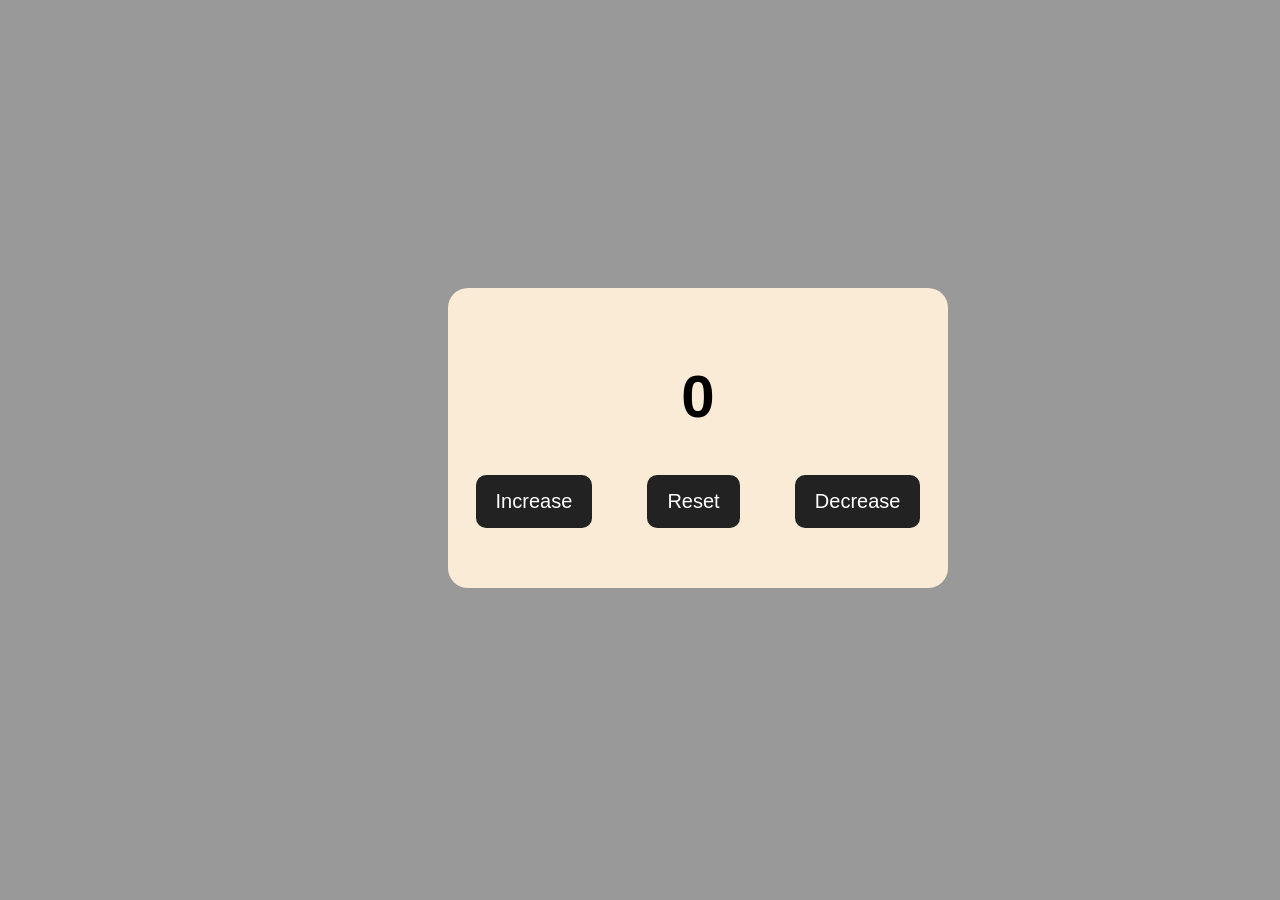
<file: Day-1-Counter-App/index.html>
<!DOCTYPE html>
<html lang="en">

<head>
    <meta charset="UTF-8">
    <meta name="viewport" content="width=device-width, initial-scale=1.0">
    <title>Document</title>
    <link rel="stylesheet" href="style.css">
</head>

<body>
    <div>
        <h2>0</h2>
        <button class="inc">Increase</button>
        <button class="res">Reset</button>
        <button class="dec">Decrease</button>
    </div>
    <script src="script.js"></script>
</body>

</html>
</file>
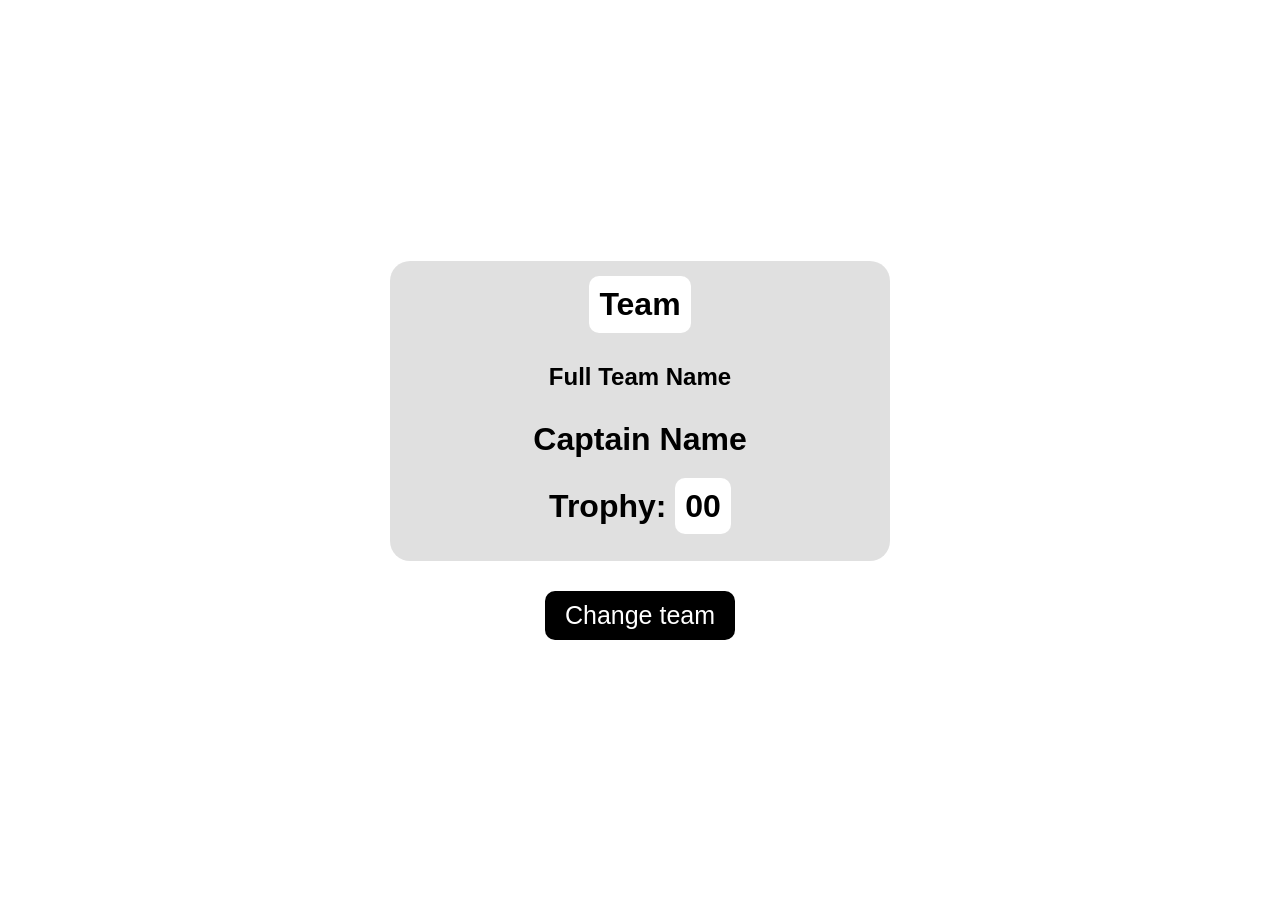
<file: Day-2-IPL-Team-Generator/index.html>
<!DOCTYPE html>
<html lang="en">

<head>
    <meta charset="UTF-8">
    <meta name="viewport" content="width=device-width, initial-scale=1.0">
    <title>Document</title>
    <link rel="stylesheet" href="style.css">
</head>

<body>
    <main>
        <h1 id="tmn">team</h1>
        <h2>full team name</h2>
        <h1 id="cn">captain name</h1>
        <div class="trophy">
            <h1>Trophy: <span>00</span></h1>
        </div>
    </main>
    <button>Change team</button>
    <script src="script.js"></script>
</body> 

</html>
</file>
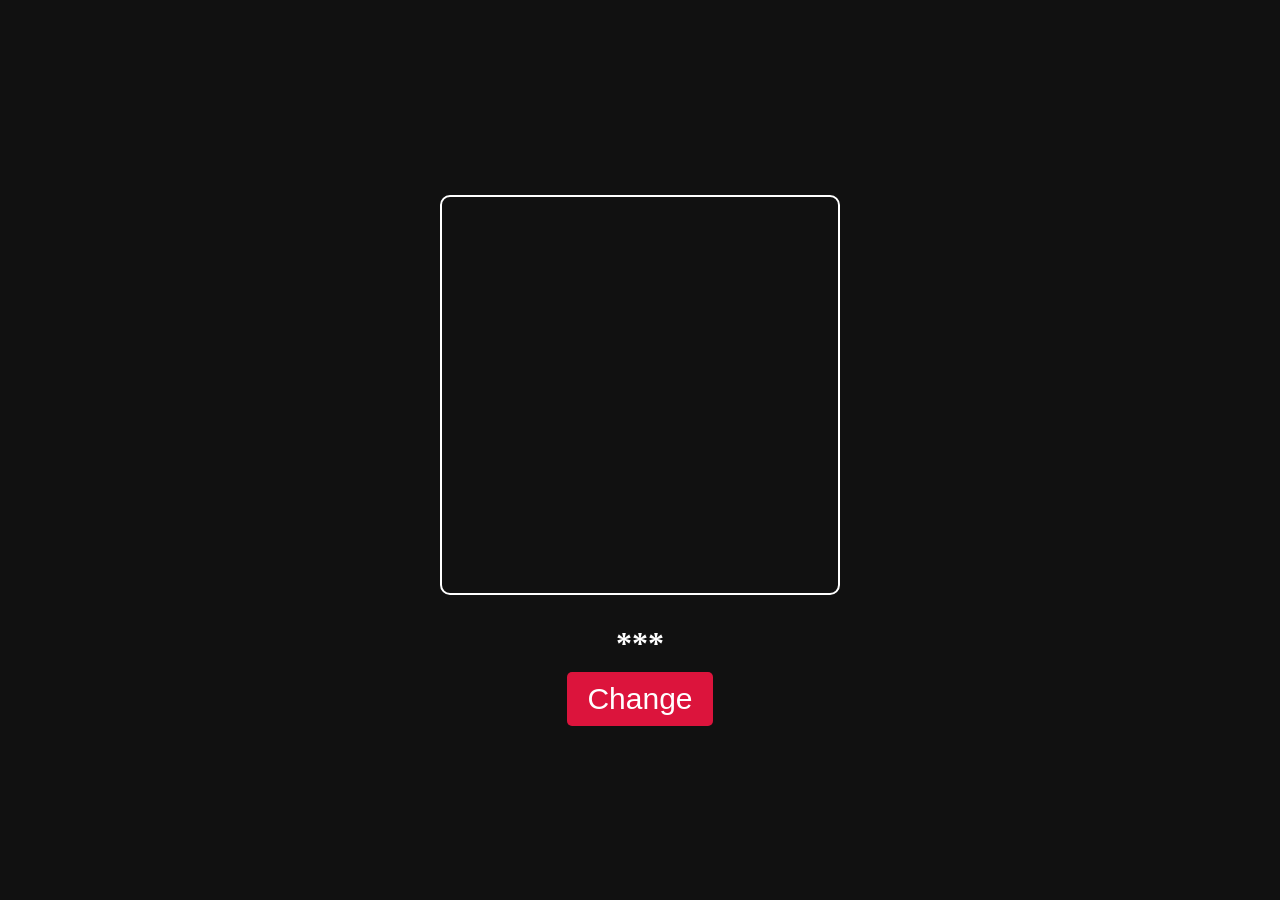
<file: Day-2-Random-Color/index.html>
<!DOCTYPE html>
<html lang="en">

<head>
    <meta charset="UTF-8">
    <meta name="viewport" content="width=device-width, initial-scale=1.0">
    <title>Document</title>
    <link rel="stylesheet" href="style.css">
</head>

<body>
    <main>
        <div id="box"></div>
        <h1>***</h1>
        <button>Change</button>
    </main>
    <script src="script.js"></script>
</body>

</html>
</file>
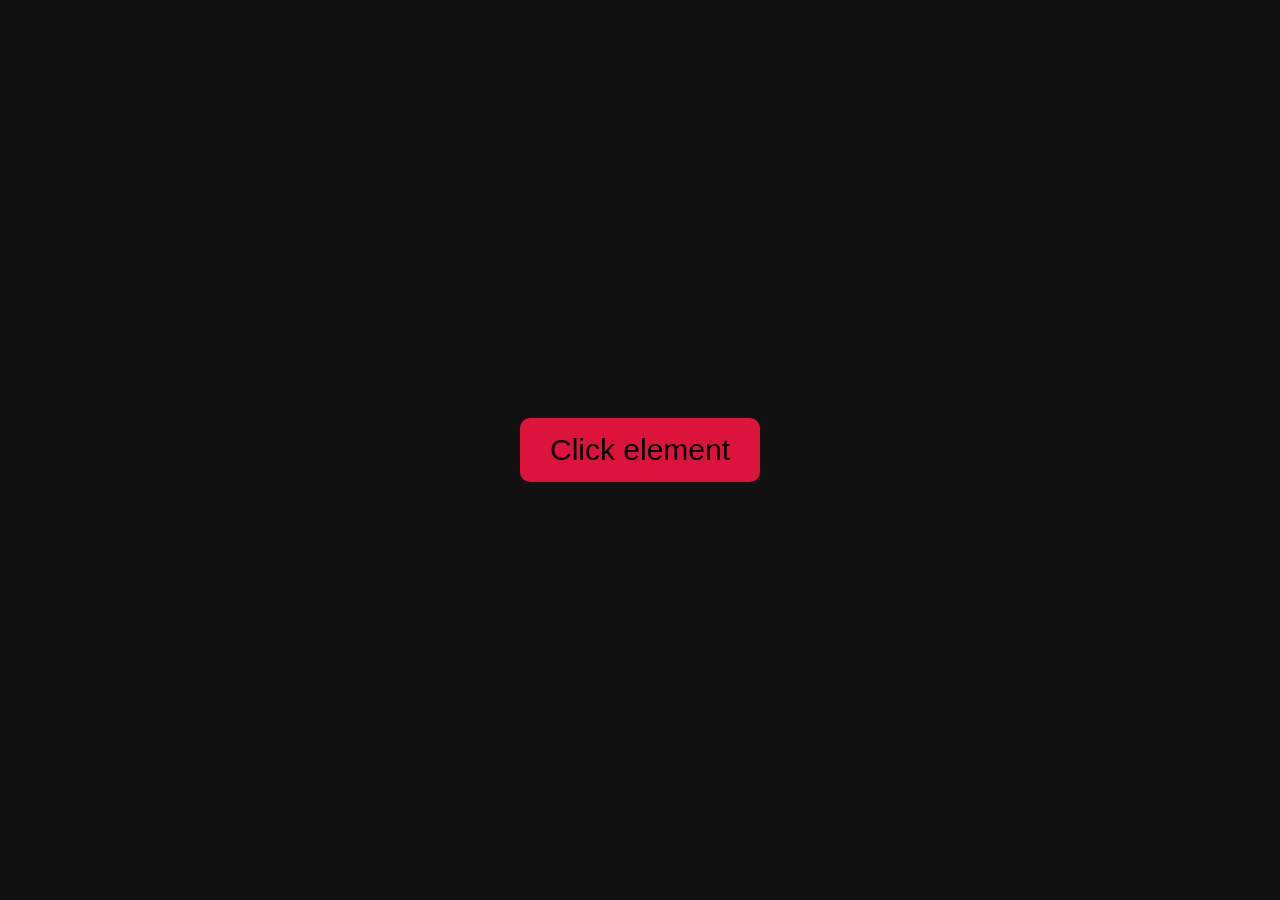
<file: Day-3-Click-Elements-Task/index.html>
<!DOCTYPE html>
<html lang="en">
<head>
    <meta charset="UTF-8">
    <meta name="viewport" content="width=device-width, initial-scale=1.0">
    <title>Document</title>
    <link rel="stylesheet" href="style.css">
</head>
<body>
    <main>
        <button>Click element</button>
    </main>
    <script src="script.js"></script>
</body>
</html>
</file>
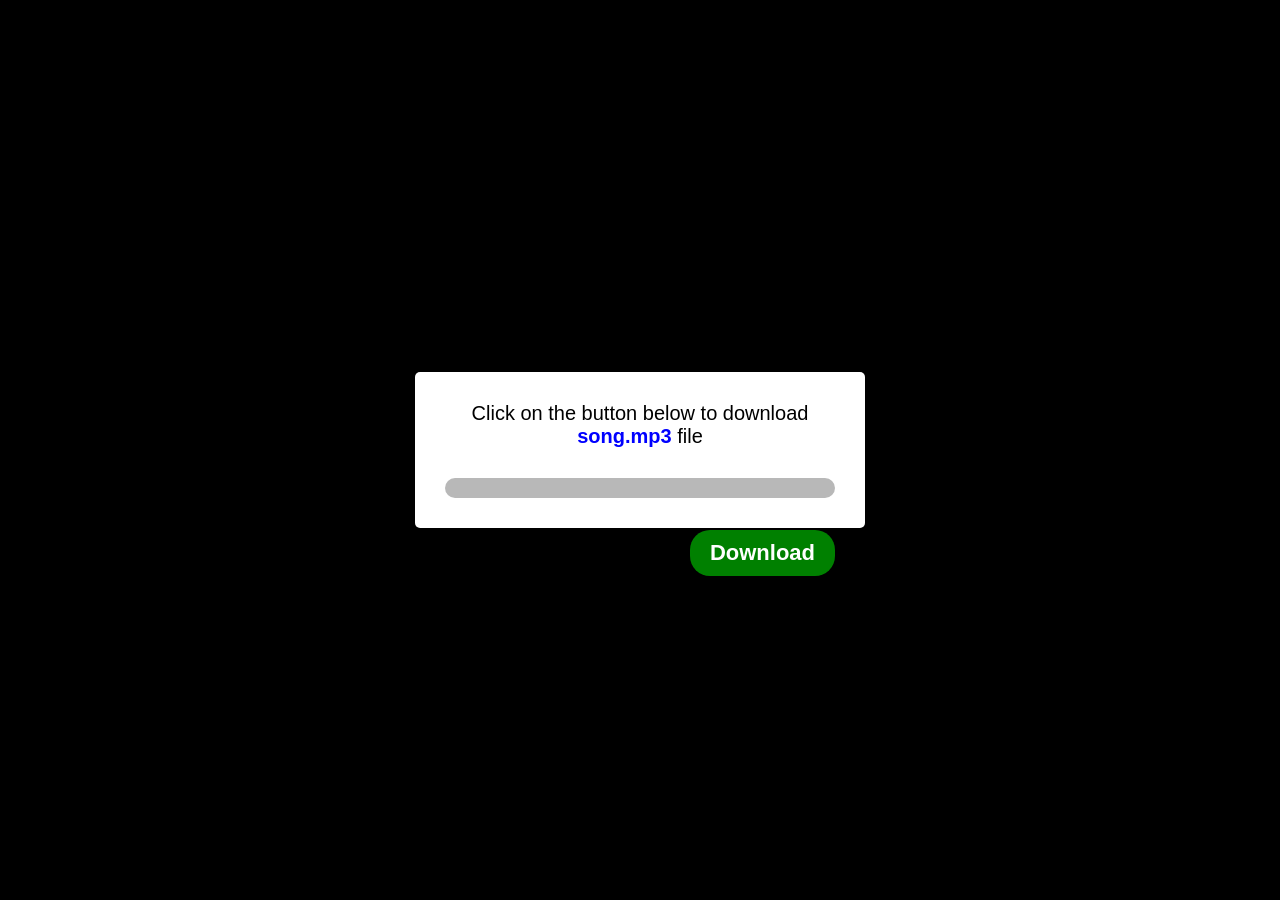
<file: Day-4-download-progress-bar)/index.html>
<!DOCTYPE html>
<html lang="en">
<head>
    <meta charset="UTF-8">
    <meta name="viewport" content="width=device-width, initial-scale=1.0">
    <title>Document</title>
    <link rel="stylesheet" href="style.css">
</head>
<body>
    <main>
        <div class="card">
            <p>Click on the button below to download <span>song.mp3</span> file</p>
            <div class="outer">
                <div class="inner"></div>
                <div class="bottom">
                    <h2>0%</h2>
                    <button>Download</button>
                </div>
            </div>
        </div>
    </main>
    <script src="script.js"></script>
</body>
</html>
</file>
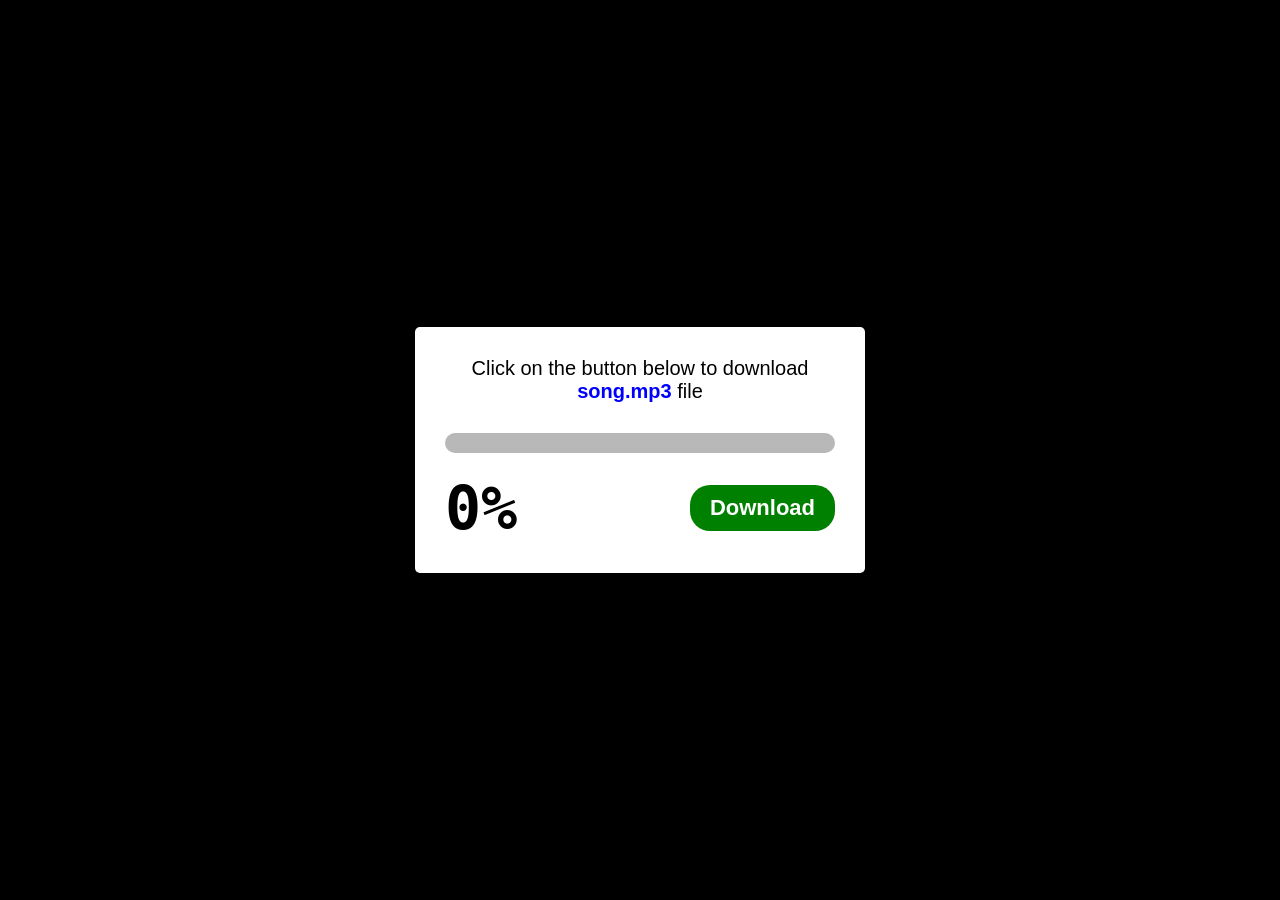
<file: Day-4-download-progress-bar/index.html>
<!DOCTYPE html>
<html lang="en">
<head>
    <meta charset="UTF-8">
    <meta name="viewport" content="width=device-width, initial-scale=1.0">
    <title>Document</title>
    <link rel="stylesheet" href="style.css">
</head>
<body>
    <main>
        <div class="card">
            <p>Click on the button below to download <span>song.mp3</span> file</p>
            <div class="outer">
                <div class="inner"></div>
            </div>
            <div class="bottom">
                <h2>0%</h2>
                <button>Download</button>
            </div>
        </div>
    </main>
    <script src="script.js"></script>
</body>
</html>
</file>
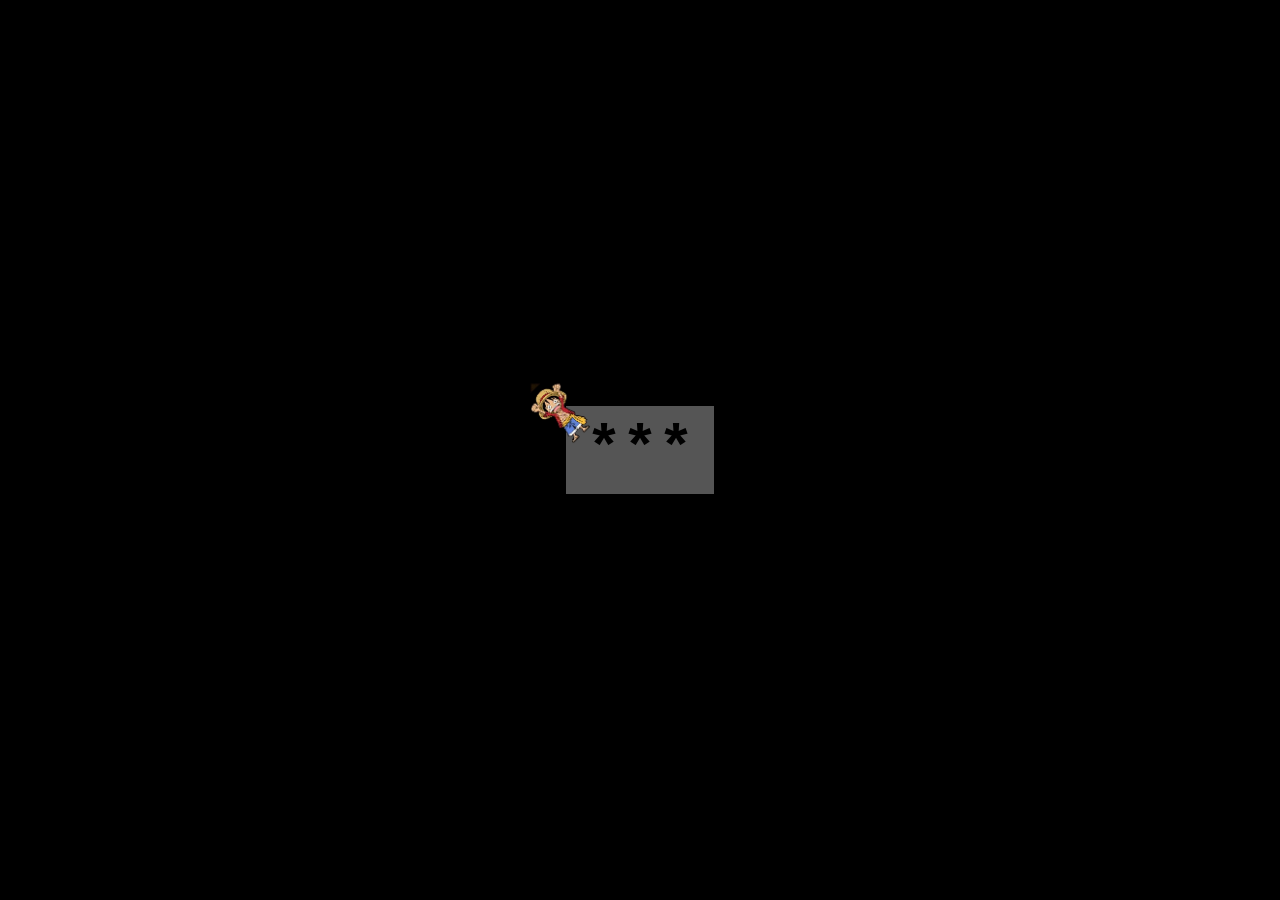
<file: Day-7-custom-cursor/index.html>
<!DOCTYPE html>
<html lang="en">
<head>
    <meta charset="UTF-8">
    <meta name="viewport" content="width=device-width, initial-scale=1.0">
    <title>Document</title>
    <link rel="stylesheet" href="style.css">
</head>
<body>
    <main>
        <img id="cursor" src="./lufy.png" alt="">

        <div class="box">
            <h2>***</h2>
        </div>
    </main>
    <script src="script.js"></script>
</body>
</html>
</file>
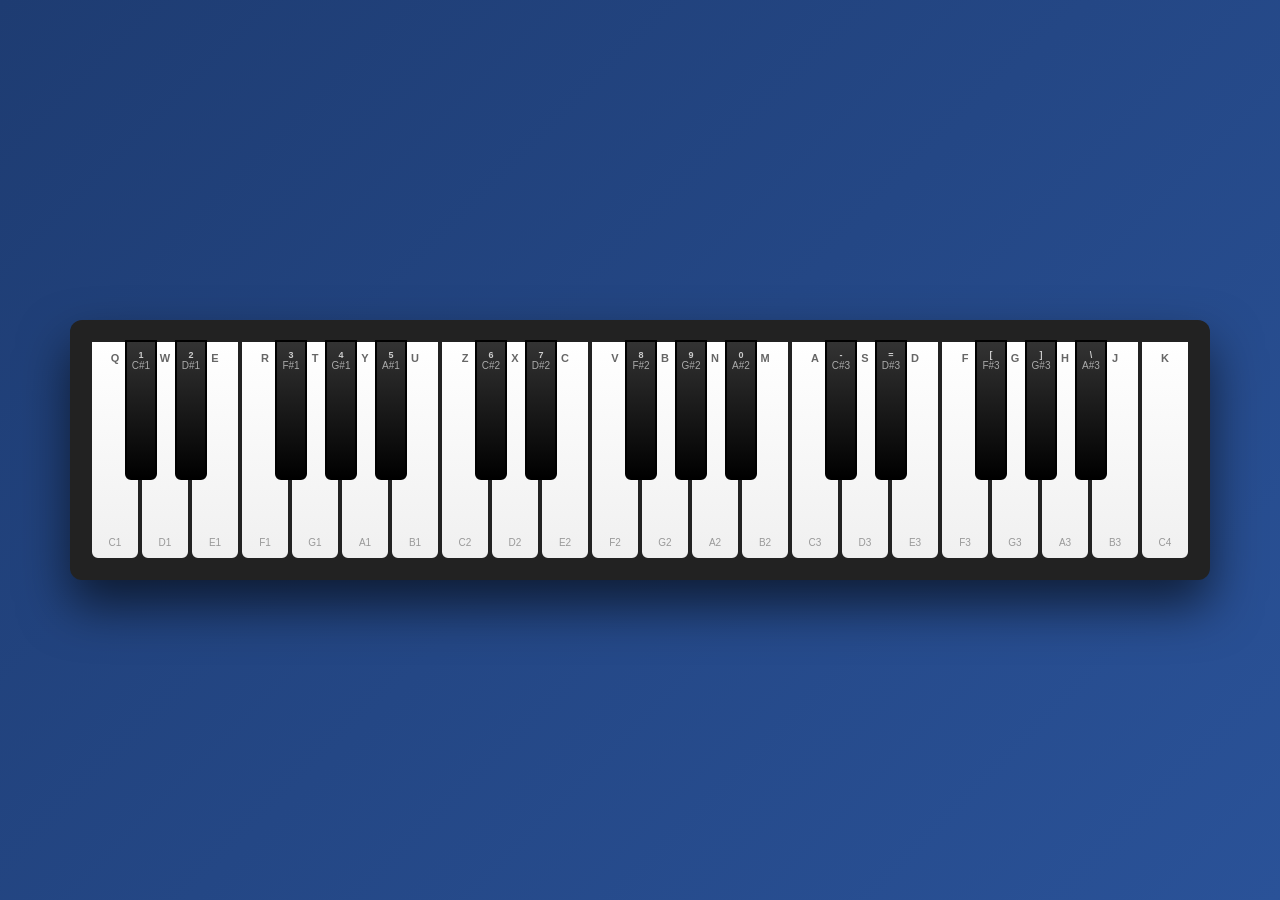
<file: Day-7-keyboard-piano/index.html>
<!DOCTYPE html>
<html lang="en">

<head>
    <meta charset="UTF-8">
    <meta name="viewport" content="width=device-width, initial-scale=1.0">
    <title>Virtual Piano</title>
    <link rel="stylesheet" href="style.css">
</head>

<body>
    <div class="piano">
        <div class="keys-container">
            <div class="key white" data-key="KeyQ" data-note="C1">
                <div class="key-label">Q</div>
                <div class="key-note">C1</div>
            </div>
            <div class="key white" data-key="KeyW" data-note="D1">
                <div class="key-label">W</div>
                <div class="key-note">D1</div>
            </div>
            <div class="key white" data-key="KeyE" data-note="E1">
                <div class="key-label">E</div>
                <div class="key-note">E1</div>
            </div>
            <div class="key white" data-key="KeyR" data-note="F1">
                <div class="key-label">R</div>
                <div class="key-note">F1</div>
            </div>
            <div class="key white" data-key="KeyT" data-note="G1">
                <div class="key-label">T</div>
                <div class="key-note">G1</div>
            </div>
            <div class="key white" data-key="KeyY" data-note="A1">
                <div class="key-label">Y</div>
                <div class="key-note">A1</div>
            </div>
            <div class="key white" data-key="KeyU" data-note="B1">
                <div class="key-label">U</div>
                <div class="key-note">B1</div>
            </div>
            <div class="key white" data-key="KeyZ" data-note="C2">
                <div class="key-label">Z</div>
                <div class="key-note">C2</div>
            </div>
            <div class="key white" data-key="KeyX" data-note="D2">
                <div class="key-label">X</div>
                <div class="key-note">D2</div>
            </div>
            <div class="key white" data-key="KeyC" data-note="E2">
                <div class="key-label">C</div>
                <div class="key-note">E2</div>
            </div>
            <div class="key white" data-key="KeyV" data-note="F2">
                <div class="key-label">V</div>
                <div class="key-note">F2</div>
            </div>
            <div class="key white" data-key="KeyB" data-note="G2">
                <div class="key-label">B</div>
                <div class="key-note">G2</div>
            </div>
            <div class="key white" data-key="KeyN" data-note="A2">
                <div class="key-label">N</div>
                <div class="key-note">A2</div>
            </div>
            <div class="key white" data-key="KeyM" data-note="B2">
                <div class="key-label">M</div>
                <div class="key-note">B2</div>
            </div>
            <div class="key white" data-key="KeyA" data-note="C3">
                <div class="key-label">A</div>
                <div class="key-note">C3</div>
            </div>
            <div class="key white" data-key="KeyS" data-note="D3">
                <div class="key-label">S</div>
                <div class="key-note">D3</div>
            </div>
            <div class="key white" data-key="KeyD" data-note="E3">
                <div class="key-label">D</div>
                <div class="key-note">E3</div>
            </div>
            <div class="key white" data-key="KeyF" data-note="F3">
                <div class="key-label">F</div>
                <div class="key-note">F3</div>
            </div>
            <div class="key white" data-key="KeyG" data-note="G3">
                <div class="key-label">G</div>
                <div class="key-note">G3</div>
            </div>
            <div class="key white" data-key="KeyH" data-note="A3">
                <div class="key-label">H</div>
                <div class="key-note">A3</div>
            </div>
            <div class="key white" data-key="KeyJ" data-note="B3">
                <div class="key-label">J</div>
                <div class="key-note">B3</div>
            </div>
            <div class="key white" data-key="KeyK" data-note="C4">
                <div class="key-label">K</div>
                <div class="key-note">C4</div>
            </div>
            <div class="key black" data-key="Digit1" data-note="C#1">
                <div class="key-label">1</div>
                <div class="key-note">C#1</div>
            </div>
            <div class="key black" data-key="Digit2" data-note="D#1">
                <div class="key-label">2</div>
                <div class="key-note">D#1</div>
            </div>
            <div class="key black" data-key="Digit3" data-note="F#1">
                <div class="key-label">3</div>
                <div class="key-note">F#1</div>
            </div>
            <div class="key black" data-key="Digit4" data-note="G#1">
                <div class="key-label">4</div>
                <div class="key-note">G#1</div>
            </div>
            <div class="key black" data-key="Digit5" data-note="A#1">
                <div class="key-label">5</div>
                <div class="key-note">A#1</div>
            </div>
            <div class="key black" data-key="Digit6" data-note="C#2">
                <div class="key-label">6</div>
                <div class="key-note">C#2</div>
            </div>
            <div class="key black" data-key="Digit7" data-note="D#2">
                <div class="key-label">7</div>
                <div class="key-note">D#2</div>
            </div>
            <div class="key black" data-key="Digit8" data-note="F#2">
                <div class="key-label">8</div>
                <div class="key-note">F#2</div>
            </div>
            <div class="key black" data-key="Digit9" data-note="G#2">
                <div class="key-label">9</div>
                <div class="key-note">G#2</div>
            </div>
            <div class="key black" data-key="Digit0" data-note="A#2">
                <div class="key-label">0</div>
                <div class="key-note">A#2</div>
            </div>
            <div class="key black" data-key="Minus" data-note="C#3">
                <div class="key-label">-</div>
                <div class="key-note">C#3</div>
            </div>
            <div class="key black" data-key="Equal" data-note="D#3">
                <div class="key-label">=</div>
                <div class="key-note">D#3</div>
            </div>
            <div class="key black" data-key="BracketLeft" data-note="F#3">
                <div class="key-label">[</div>
                <div class="key-note">F#3</div>
            </div>
            <div class="key black" data-key="BracketRight" data-note="G#3">
                <div class="key-label">]</div>
                <div class="key-note">G#3</div>
            </div>
            <div class="key black" data-key="Backslash" data-note="A#3">
                <div class="key-label">\</div>
                <div class="key-note">A#3</div>
            </div>
        </div>
    </div>

    <script src="script.js"></script>
</body>

</html>
</file>
<file: Day-1-Counter-App/style.css>
* {
  margin: 0;
  padding: 0;
  box-sizing: border-box;
  font-family: Arial, Helvetica, sans-serif;
}

html,
body {
  height: 100%;
  width: 100%;
  background-color:#999;
  color: white;
}

h1 {
    color: black;
    font-size: 70px;
    text-transform: uppercase;
    position: absolute;
    left: 28%;
    top: 18%;
}

div {
  background-color:antiquewhite;
  height: 300px;
  width: 500px;
  position: absolute;
  left: 35%;
  top: 32%;
  display: flex;
  align-items: flex-end;
  justify-content: space-around;
  padding-bottom: 60px;
  border-radius: 20px;
}

div h2 {
  font-size: 60px;
  margin: 20px;
  position: absolute;
  top: 18%;
  color: black;
}

.inc {
  font-size: 20px;
  padding: 15px 20px;
  color: white;
  background-color: #222;
  border: none;
  border-radius: 10px;
}

.dec {
  font-size: 20px;
  padding: 15px 20px;
  color: white;
  background-color: #222;
  border: none;
  border-radius: 10px;
}

.res {
  font-size: 20px;
  padding: 15px 20px;
  color: white;
  background-color: #222;
  border: none;
  border-radius: 10px;
}

button:active{
  scale: 0.95;
}
</file>
<file: Day-2-IPL-Team-Generator/style.css>
* {
  margin: 0;
  padding: 0;
  box-sizing: border-box;
  font-family: Arial, Helvetica, sans-serif;
}

html,
body {
  height: 100%;
  width: 100%;
}

body {
  display: flex;
  flex-direction: column;
  align-items: center;
  justify-content: center;
  text-transform: capitalize;
}

main {
  height: 300px;
  width: 500px;
  border-radius: 20px;
  display: flex;
  flex-direction: column;
  align-items: center;
  justify-content: space-around;
  background: rgba(0, 0, 0, 0.123);
}
main #tmn {
  padding: 10px;
  background-color: white;
  border-radius: 10px;
}
main .trophy {
  margin-bottom: 20px;
}
main .trophy span {
  padding: 10px;
  background-color: white;
  border-radius: 10px;
}

button {
  font-size: 25px;
  padding: 10px 20px;
  border: none;
  margin-top: 30px;
  border-radius: 10px;
  color: white;
  background-color: black;
  cursor: pointer;
} 

button:active {
  scale: 0.95;
}/*# sourceMappingURL=style.css.map */
</file>
<file: Day-2-Random-Color/style.css>
* {
  margin: 0;
  padding: 0;
  box-sizing: border-box;
}

html,
body {
  height: 100%;
  width: 100%;
  background-color: #111;
}

main {
  width: 100%;
  height: 100%;
  display: flex;
  flex-direction: column;
  align-items: center;
  justify-content: center;
}

#box {
  height: 400px;
  width: 400px;
  background-color: transparent;
  border: 2px solid white;
  border-radius: 10px;
  margin: 20px;
}

h1 {
  color: white;
  margin: 10px;
}

button {
  font-size: 30px;
  padding: 10px 20px;
  border: none;
  border-radius: 5px;
  color: white;
  background-color: crimson;
  cursor: pointer;
}

button:active {
  scale: 0.95;
}
</file>
<file: Day-3-Click-Elements-Task/style.css>
* {
    margin: 0;
    padding: 0;
    box-sizing: border-box;
    font-family: Arial, Helvetica, sans-serif;
}

html, body {
    height: 100%;
    width: 100%;
}

main {
    height: 100%;
    width: 100%;
    background-color: #111;
    color: white;
    display: flex;
    align-items: center;
    justify-content: center;
}

button {
    padding: 15px 30px;
    font-size: 30px;
    background-color: crimson;
    border: none;
    border-radius: 10px;
    cursor: pointer;
    position: relative;
    z-index: 9;
}

button:active{
    scale: 0.95;
}

h1 {
    text-wrap: nowrap;
}
</file>
<file: Day-4-download-progress-bar)/style.css>
* {
  margin: 0;
  padding: 0;
  box-sizing: border-box;
  font-family: Arial, Helvetica, sans-serif;
}

html,
body {
  height: 100%;
  width: 100%;
}

main {
  width: 100%;
  height: 100%;
  background-color: black;
  display: flex;
  align-items: center;
  justify-content: center;
}

.card {
  width: 450px;
  background-color: #fff;
  border-radius: 5px;
  padding: 30px;
}

.card p {
  font-size: 20px;
  text-align: center;
  margin-bottom: 30px;
  font-weight: 500;
}

.card p span {
  font-weight: 600;
  color: blue;
}

.outer {
  width: 100%;
  height: 20px;
  border-radius: 50px;
  background-color: rgb(184, 184, 184);
}

.inner {
  height: 100%;
  width: 0%;
  border-radius: 50px;
  background-color: green;
}

.bottom {
  display: flex;
  align-items: center;
  justify-content: space-between;
  margin-top: 20px;
}

.bottom h2 {
  font-size: 60px;
  font-family: monospace;
}

.bottom button {
  font-size: 22px;
  font-weight: 600;
  padding: 10px 20px;
  color: white;
  background-color: green;
  border: none;
  border-radius: 20px;
  cursor: pointer;
}

.bottom button:active {
  scale: 0.95;
}
</file>
<file: Day-4-download-progress-bar/style.css>
* {
  margin: 0;
  padding: 0;
  box-sizing: border-box;
  font-family: Arial, Helvetica, sans-serif;
}

html,
body {
  height: 100%;
  width: 100%;
}

main {
  width: 100%;
  height: 100%;
  background-color: black;
  display: flex;
  align-items: center;
  justify-content: center;
}

.card {
  width: 450px;
  background-color: #fff;
  border-radius: 5px;
  padding: 30px;
}

.card p {
  font-size: 20px;
  text-align: center;
  margin-bottom: 30px;
  font-weight: 500;
}

.card p span {
  font-weight: 600;
  color: blue;
}

.outer {
  width: 100%;
  height: 20px;
  border-radius: 50px;
  background-color: rgb(184, 184, 184);
}

.inner {
  height: 100%;
  width: 0%;
  border-radius: 50px;
  background-color: green;
}

.bottom {
  display: flex;
  align-items: center;
  justify-content: space-between;
  margin-top: 20px;
}

.bottom h2 {
  font-size: 60px;
  font-family: monospace;
}

.bottom button {
  font-size: 22px;
  font-weight: 600;
  padding: 10px 20px;
  color: white;
  background-color: green;
  border: none;
  border-radius: 20px;
  cursor: pointer;
}

.bottom button:active {
  scale: 0.95;
}
</file>
<file: Day-7-custom-cursor/style.css>
* {
    margin: 0;
    padding: 0;
    box-sizing: border-box;
    font-family: 'Courier New', Courier, monospace;
}

html, body {
    height: 100%;
    width: 100%;
    cursor: none;
}

main {
    height: 100%;
    width: 100%;
    background-color: black;
    display: flex;
    align-items: center;
    justify-content: center;
}

#cursor {
    width: 160px;
    position: fixed;
    transform: translate(-50%, -50%);
}

.box {
    background-color: #555;
    text-align: center;
}

.box h2 {
    font-size: 60px;
    padding: 10px 20px;
}
</file>
<file: Day-7-keyboard-piano/style.css>
* {
  margin: 0;
  padding: 0;
  box-sizing: border-box;
}

html,
body {
  height: 100%;
  width: 100%;
}

body {
  font-family: "Arial", sans-serif;
  background: linear-gradient(135deg, #1e3c72 0%, #2a5298 100%);
  display: flex;
  flex-direction: column;
  align-items: center;
  justify-content: center;
  min-height: 100vh;
  padding: 20px;
}

h1 {
  color: white;
  font-size: 2.5rem;
  margin-bottom: 40px;
  text-shadow: 2px 2px 4px rgba(0, 0, 0, 0.3);
}

.piano {
  background: #222;
  padding: 20px;
  border-radius: 12px;
  box-shadow: 0 25px 50px rgba(0, 0, 0, 0.6);
  position: relative;
  display: inline-block;
  text-align: center;
}

.keys-container {
  position: relative;
  display: flex;
  gap: 0;
}

.key.white {
  width: 50px;
  height: 220px;
  background: linear-gradient(to bottom, #fff 0%, #f0f0f0 100%);
  border: 2px solid #222;
  border-radius: 0 0 8px 8px;
  position: relative;
  cursor: pointer;
  transition: all 0.1s ease;
  display: flex;
  flex-direction: column;
  align-items: center;
  justify-content: space-between;
  padding: 10px 5px;
}

.key.white:hover {
  background: linear-gradient(to bottom, #f5f5f5 0%, #e8e8e8 100%);
}

.key.white.active {
  background: linear-gradient(to bottom, #4e8fff 0%, #3a7ae0 100%);
  transform: translateY(2px);
  box-shadow: 0 2px 4px rgba(0, 0, 0, 0.2) inset;
}

.key.black {
  width: 32px;
  height: 140px;
  background: linear-gradient(to bottom, #333 0%, #000 100%);
  border: 2px solid #000;
  border-radius: 0 0 6px 6px;
  position: absolute;
  cursor: pointer;
  transition: all 0.1s ease;
  z-index: 10;
  display: flex;
  flex-direction: column;
  align-items: center;
  justify-content: flex-start;
  padding: 8px 3px;
}

.key.black:hover {
  background: linear-gradient(to bottom, #444 0%, #111 100%);
}

.key.black.active {
  background: linear-gradient(to bottom, #555 0%, #222 100%);
  transform: translateY(2px);
  box-shadow: 0 2px 4px rgba(255, 255, 255, 0.1) inset;
}

.key.black[data-key="Digit1"] {left: 35px;}
.key.black[data-key="Digit2"] {left: 85px;}
.key.black[data-key="Digit3"] {left: 185px;}
.key.black[data-key="Digit4"] {left: 235px;}
.key.black[data-key="Digit5"] {left: 285px;}
.key.black[data-key="Digit6"] {left: 385px;}
.key.black[data-key="Digit7"] {left: 435px;}
.key.black[data-key="Digit8"] {left: 535px;}
.key.black[data-key="Digit9"] {left: 585px;}
.key.black[data-key="Digit0"] {left: 635px;}
.key.black[data-key="Minus"] {left: 735px;}
.key.black[data-key="Equal"] {left: 785px;}
.key.black[data-key="BracketLeft"] {left: 885px;}
.key.black[data-key="BracketRight"] {left: 935px;}
.key.black[data-key="Backslash"] {left: 985px;}

.key-label {
  font-size: 11px;
  font-weight: bold;
  color: #666;
}

.key.black .key-label {
  color: #ccc;
  font-size: 9px;
}

.key-note {
  font-size: 10px;
  color: #999;
}

.key.black .key-note {
  color: #aaa;
}
</file>
